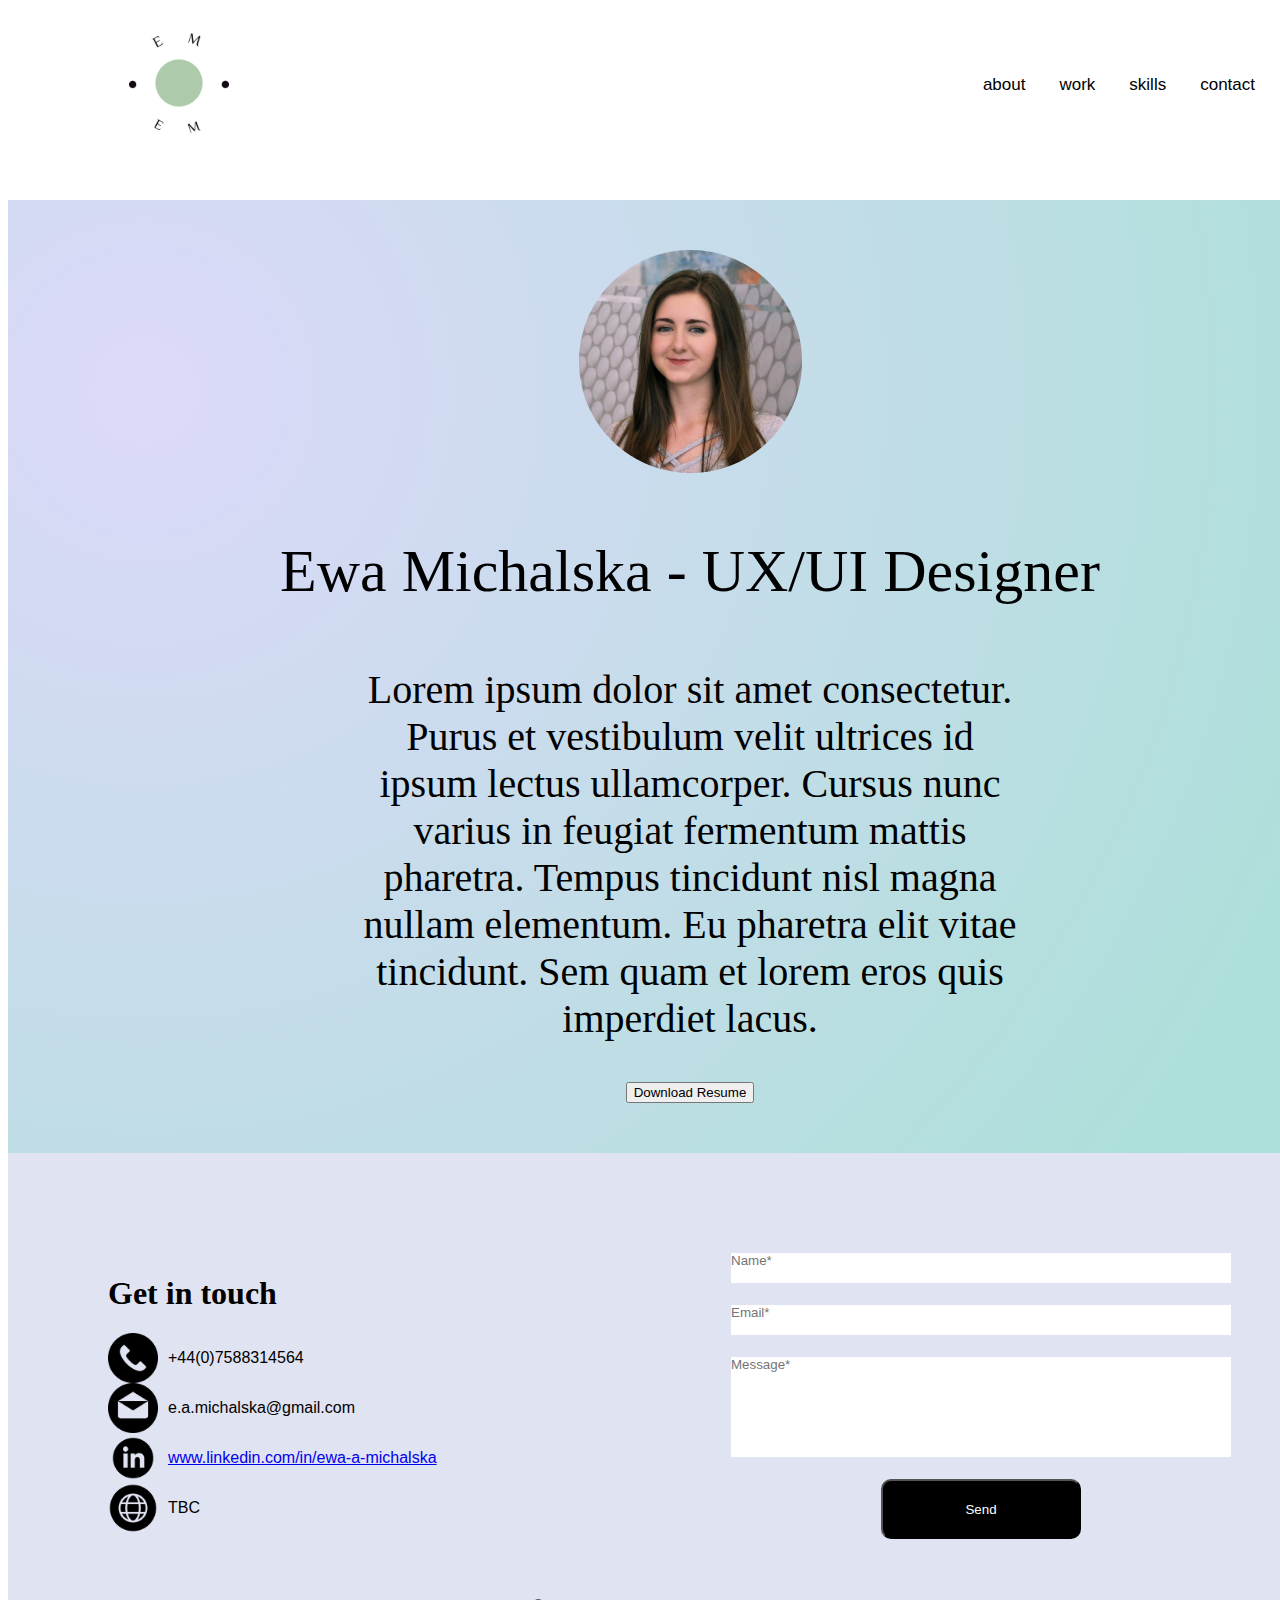
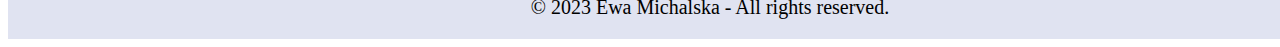
<file: index.html>
<!DOCTYPE html>
<html>
    <head>
        <link rel="stylesheet" href="style.css">
        <title></title>
    </head>
    <body>
       <header class="navigation">
    <div class="inline-block logo">
        <img src="images\em-high-resolution-logo-color-on-transparent-background.png" width="100" height="100">
    </div>
  
    <nav class="inline-block">
        <ul>
            <li><a href="index.html">about</a></li>
            <li><a href="work.html">work</a></li>
            <li><a href="skills.html">skills</a></li>
            <li><a href="contact.html">contact</a></li>
        </ul>
    </nav>
</header>
     </nav>

     <section class="heroimg">
           
         <img src="images\me.png">
          <p class="my-name">
            Ewa Michalska - UX/UI Designer</p>
            <p class="text">Lorem ipsum dolor sit amet consectetur. Purus et vestibulum velit ultrices id ipsum lectus ullamcorper. Cursus nunc varius in feugiat fermentum mattis pharetra. Tempus tincidunt nisl magna nullam elementum. Eu pharetra elit vitae tincidunt. Sem quam et lorem eros quis imperdiet lacus.
          </p>
           <button>Download Resume</button>
      </section>
      <footer>
           <div class="footer-content">
             
             <div class="content-section">
    <h1>Get in touch</h1>
    <div class="icons">
        <div>
            <img src="images\phone-call.png" height="50" width="50">
            <p>+44(0)7588314564</p>
        </div>
        <div>
            <img src="images\email.png" height="50" width="50">
            <p>e.a.michalska@gmail.com</p>
        </div>
        <div>
            <img src="images\pngwing.com (1).png" height="50" width="50">
           <p><a href="https://www.linkedin.com/in/ewa-a-michalska/">www.linkedin.com/in/ewa-a-michalska</a></p> </div>
        <div>
      <img src="images\website.png" height="50" width="50">
         <p>TBC</p> </div>   
        
    </div>
</div>

             <div class="content-section">
             <div class="form">
                <form>
                    <textarea id="name" placeholder="Name*"></textarea><br>
                    <br>
                    <textarea id="email" placeholder="Email*"></textarea><br>
                    <br>
                    <textarea id="mess" placeholder="Message*"></textarea><br>
                    <br>
                    <input type="submit" value="Send">
                </form>
             </div>
             </div>
           </div>
                <div class="footer-bottom">
                &copy; 2023 Ewa Michalska - All rights reserved.
               </div>
      </footer>
     </body>
 </html>
</file>
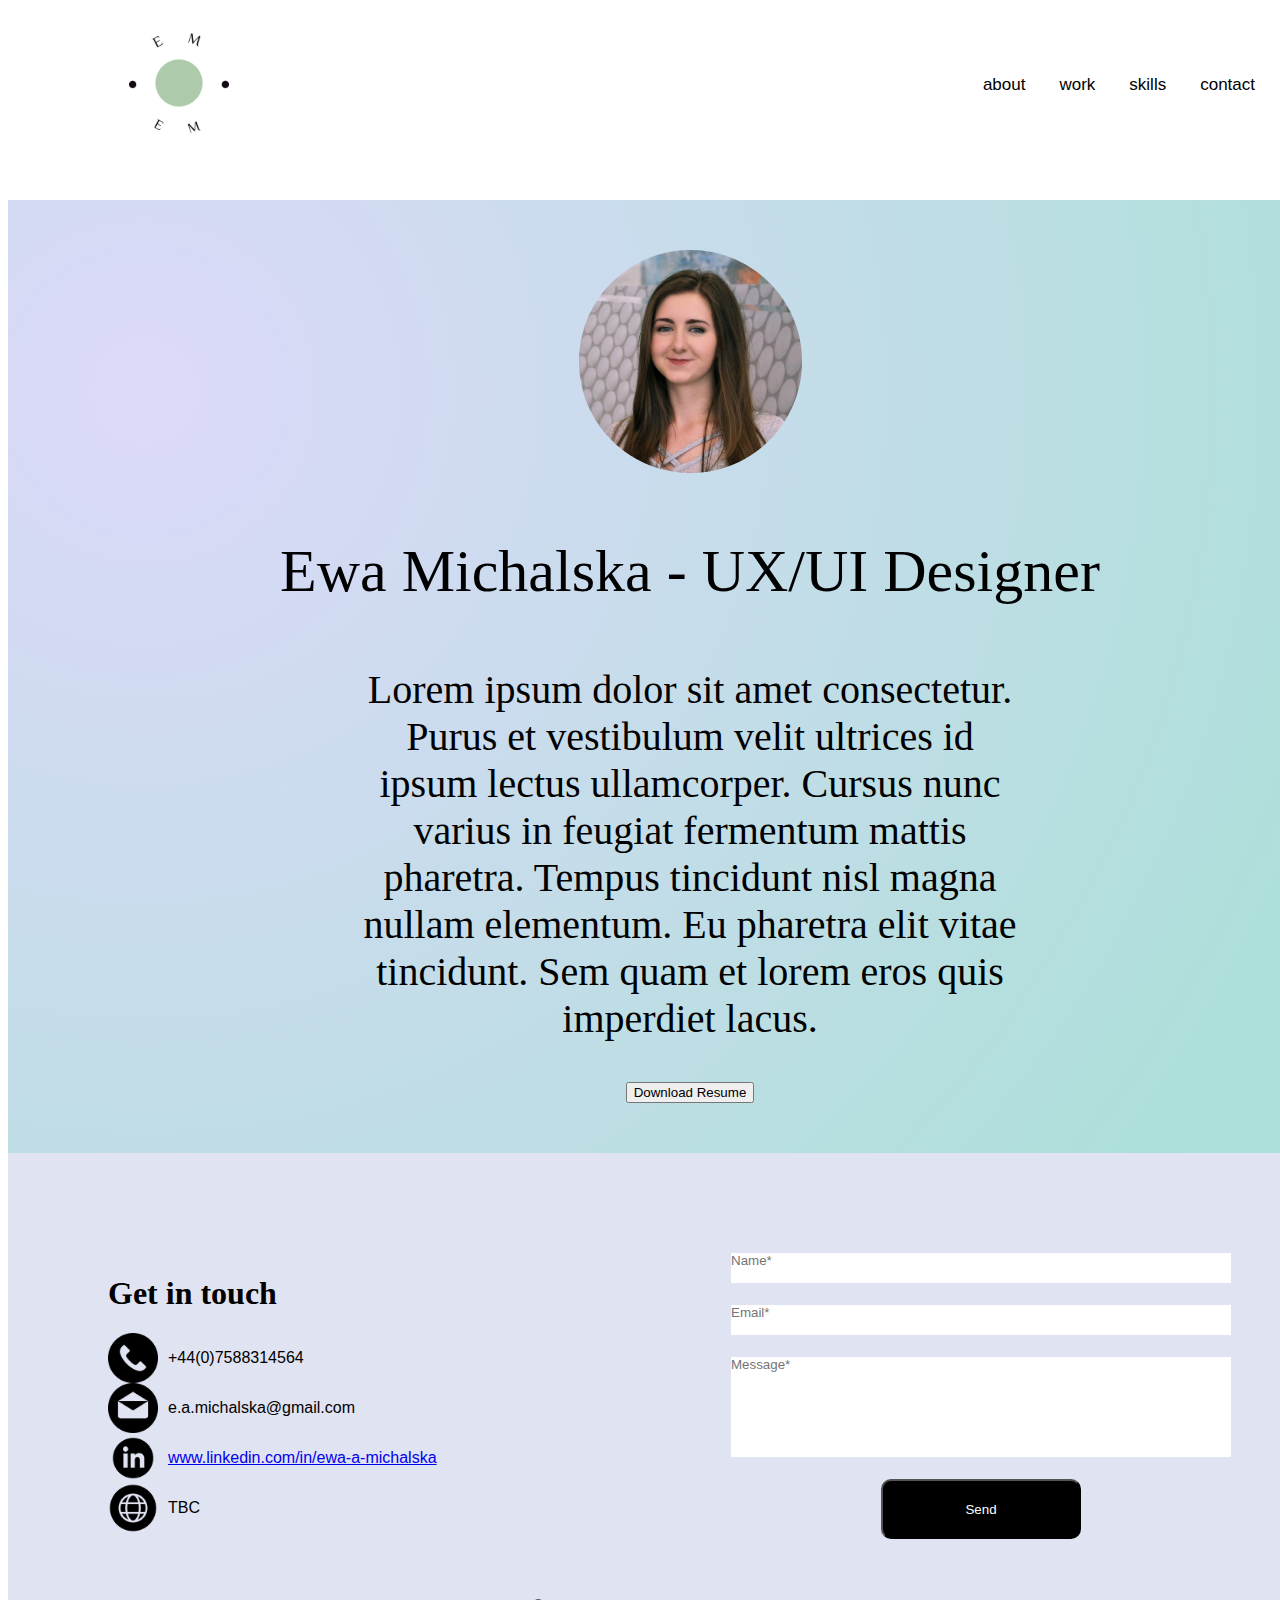
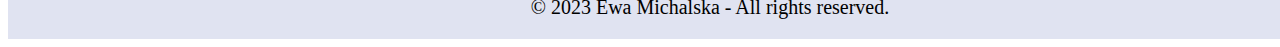
<file: about.html>
<!DOCTYPE html>
<html>
    <head>
        <link rel="stylesheet" href="style.css">
        <title></title>
    </head>
    <body>
       <header class="navigation">
    <div class="inline-block logo">
        <img src="images\em-high-resolution-logo-color-on-transparent-background.png" width="100" height="100">
    </div>
  
    <nav class="inline-block">
        <ul>
            <li><a href="about.html">about</a></li>
            <li><a href="work.html">work</a></li>
            <li><a href="skills.html">skills</a></li>
            <li><a href="contact.html">contact</a></li>
        </ul>
    </nav>
</header>
     </nav>

     <section class="heroimg">
           
         <img src="images\me.png">
          <p class="my-name">
            Ewa Michalska - UX/UI Designer</p>
            <p class="text">Lorem ipsum dolor sit amet consectetur. Purus et vestibulum velit ultrices id ipsum lectus ullamcorper. Cursus nunc varius in feugiat fermentum mattis pharetra. Tempus tincidunt nisl magna nullam elementum. Eu pharetra elit vitae tincidunt. Sem quam et lorem eros quis imperdiet lacus.
          </p>
           <button>Download Resume</button>
      </section>
      <footer>
           <div class="footer-content">
             
             <div class="content-section">
    <h1>Get in touch</h1>
    <div class="icons">
        <div>
            <img src="images\phone-call.png" height="50" width="50">
            <p>+44(0)7588314564</p>
        </div>
        <div>
            <img src="images\email.png" height="50" width="50">
            <p>e.a.michalska@gmail.com</p>
        </div>
        <div>
            <img src="images\pngwing.com (1).png" height="50" width="50">
           <p><a href="https://www.linkedin.com/in/ewa-a-michalska/">www.linkedin.com/in/ewa-a-michalska</a></p> </div>
        <div>
      <img src="images\website.png" height="50" width="50">
         <p>TBC</p> </div>   
        
    </div>
</div>

             <div class="content-section">
             <div class="form">
                <form>
                    <textarea id="name" placeholder="Name*"></textarea><br>
                    <br>
                    <textarea id="email" placeholder="Email*"></textarea><br>
                    <br>
                    <textarea id="mess" placeholder="Message*"></textarea><br>
                    <br>
                    <input type="submit" value="Send">
                </form>
             </div>
             </div>
           </div>
                <div class="footer-bottom">
                &copy; 2023 Ewa Michalska - All rights reserved.
               </div>
      </footer>
     </body>
 </html>
</file>
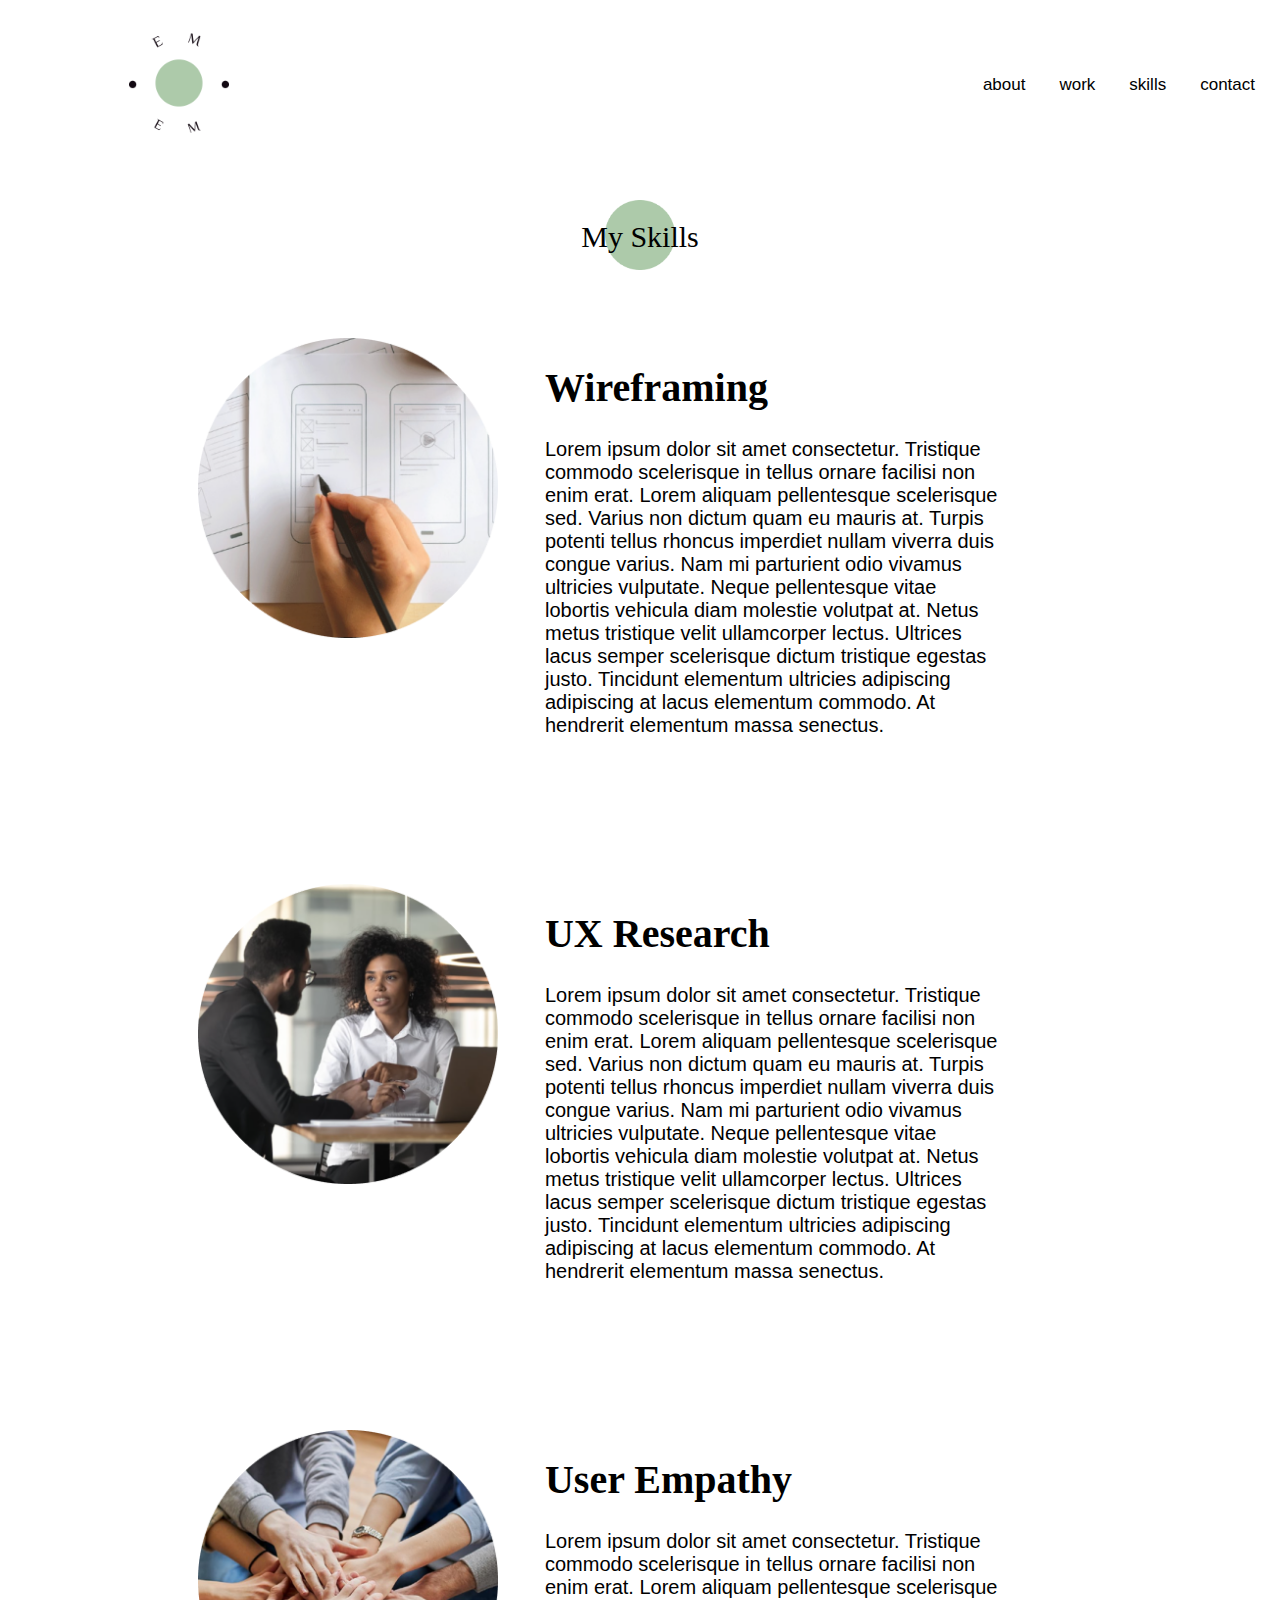
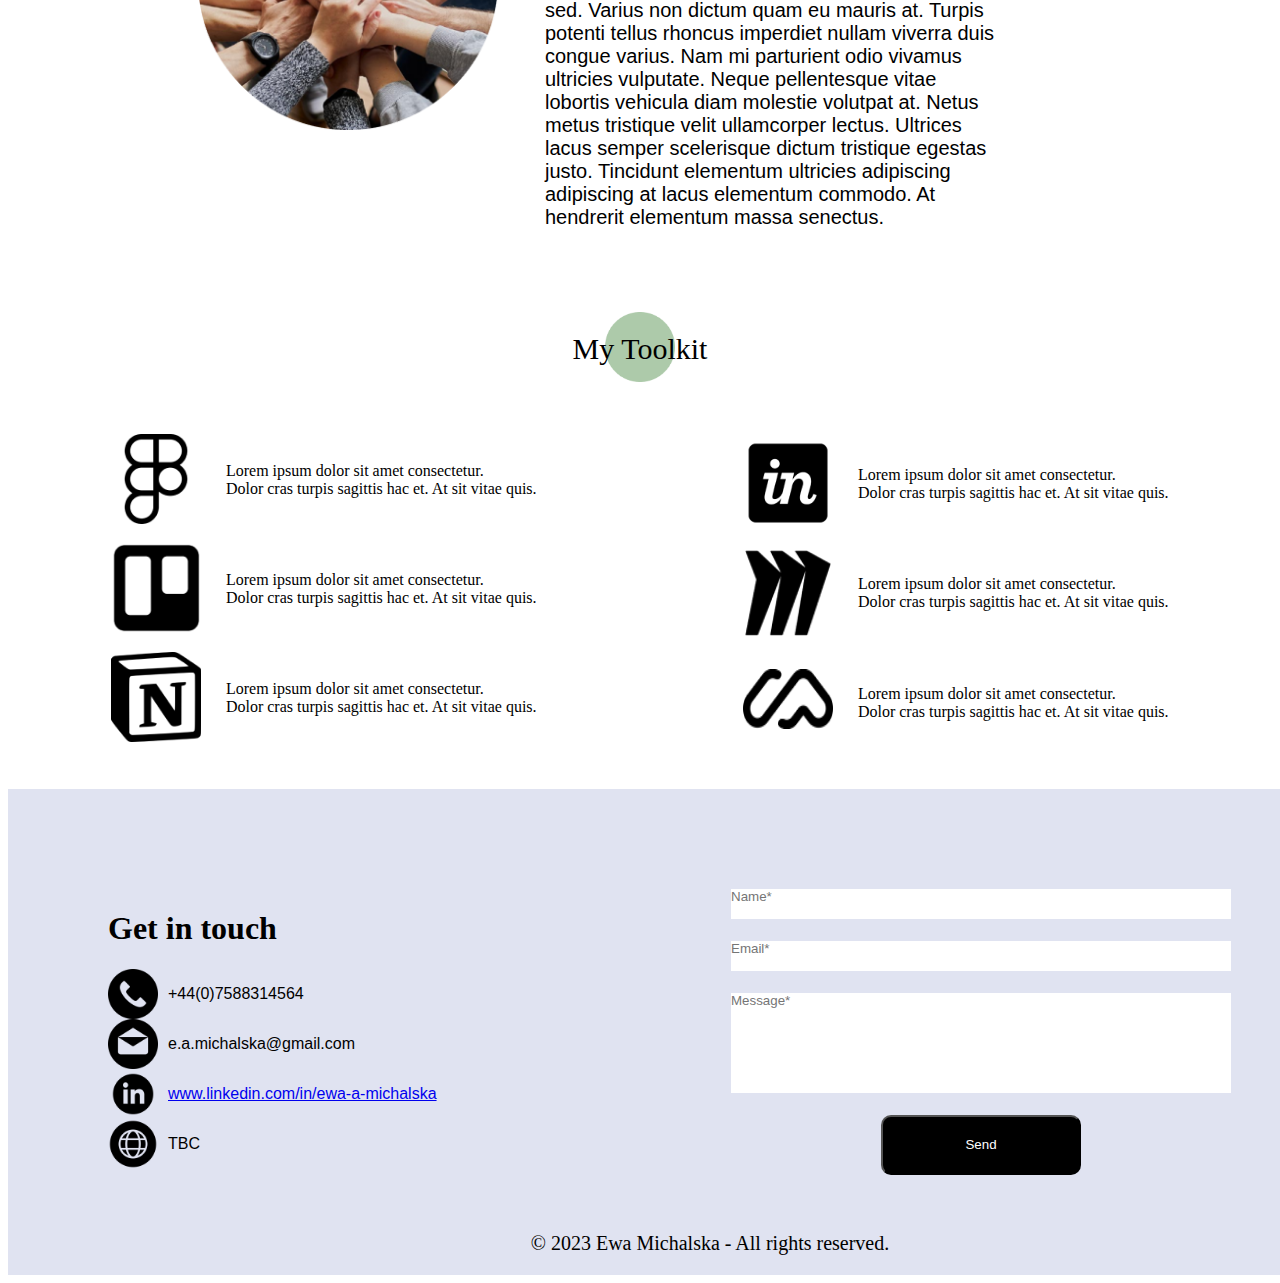
<file: skills.html>
<!DOCTYPE html>
<html>
 <head>
 <link rel="stylesheet" href="style.css">
 </head>

 <body>
       <header class="navigation">
    <div class="inline-block logo">
        <img src="images\em-high-resolution-logo-color-on-transparent-background.png" width="100" height="100">
    </div>
  
    <nav class="inline-block">
        <ul>
            <li><a href="index.html">about</a></li>
            <li><a href="work.html">work</a></li>
            <li><a href="skills.html">skills</a></li>
            <li><a href="contact.html">contact</a></li>
        </ul>
    </nav>
       </header>
       <div class="head-cont">
        <img src="images\Ellipse 6.png" width="70" height="70">
        <div class="centered">My Skills</div>
     </div> 

  <div class="skill-container">
  <img class="skill-photo" src="images\Mask group - wireframing.png" width="300"; height="300">
    <div class="skill-info">
        <h1>Wireframing</h1>
        <p>Lorem ipsum dolor sit amet consectetur. Tristique commodo scelerisque in tellus ornare facilisi non enim erat. Lorem aliquam pellentesque scelerisque sed. Varius non dictum quam eu mauris at. Turpis potenti tellus rhoncus imperdiet nullam viverra duis congue varius. Nam mi parturient odio vivamus ultricies vulputate. Neque pellentesque vitae lobortis vehicula diam molestie volutpat at. Netus metus tristique velit ullamcorper lectus. Ultrices lacus semper scelerisque dictum tristique egestas justo. Tincidunt elementum ultricies adipiscing adipiscing at lacus elementum commodo. At hendrerit elementum massa senectus.
        </p>
    </div>
    </div>

    <div class="skill-container">
        <img class="skill-photo" src="images\Mask group - research.png" width="300"; height="300">
          <div class="skill-info">
              <h1>UX Research</h1>
              <p>Lorem ipsum dolor sit amet consectetur. Tristique commodo scelerisque in tellus ornare facilisi non enim erat. Lorem aliquam pellentesque scelerisque sed. Varius non dictum quam eu mauris at. Turpis potenti tellus rhoncus imperdiet nullam viverra duis congue varius. Nam mi parturient odio vivamus ultricies vulputate. Neque pellentesque vitae lobortis vehicula diam molestie volutpat at. Netus metus tristique velit ullamcorper lectus. Ultrices lacus semper scelerisque dictum tristique egestas justo. Tincidunt elementum ultricies adipiscing adipiscing at lacus elementum commodo. At hendrerit elementum massa senectus.
              </p>
          </div>
          </div>

          <div class="skill-container">
            <img class="skill-photo" src="images\Mask group - empathy.png" width="300"; height="300">
              <div class="skill-info">
                  <h1>User Empathy</h1>
                  <p>Lorem ipsum dolor sit amet consectetur. Tristique commodo scelerisque in tellus ornare facilisi non enim erat. Lorem aliquam pellentesque scelerisque sed. Varius non dictum quam eu mauris at. Turpis potenti tellus rhoncus imperdiet nullam viverra duis congue varius. Nam mi parturient odio vivamus ultricies vulputate. Neque pellentesque vitae lobortis vehicula diam molestie volutpat at. Netus metus tristique velit ullamcorper lectus. Ultrices lacus semper scelerisque dictum tristique egestas justo. Tincidunt elementum ultricies adipiscing adipiscing at lacus elementum commodo. At hendrerit elementum massa senectus.
                  </p>
              </div>
              </div>
              <div class="head-cont">
                <img src="images\Ellipse 6.png" width="70" height="70">
                <div class="centered">My Toolkit</div>
             </div> 
             
             <div class="tools-section">
                <div class="tools-left">
                    <div class="tool-area">
                       <img src="images\figma.png" height="90" width="90">
                       <p>Lorem ipsum dolor sit amet consectetur.<br>
                         Dolor cras turpis sagittis hac et. At sit vitae quis.</p>
                    </div>
                    <div class="tool-area">
                       <img src="images\trello.png"height="90" width="90">
                       <p>Lorem ipsum dolor sit amet consectetur.<br>
                        Dolor cras turpis sagittis hac et. At sit vitae quis.</p>
                    </div>
                    <div class="tool-area">
                       <img src="images\notion.png" height="90" width="90">
                       <p>Lorem ipsum dolor sit amet consectetur.<br>
                         Dolor cras turpis sagittis hac et. At sit vitae quis.</p>
                    </div>
                </div>
                <div class="tools-right">
                   <div class="tool-area">
                      <img src="images\invision.png" height="90" width="90">
                      <p>Lorem ipsum dolor sit amet consectetur.<br>
                         Dolor cras turpis sagittis hac et. At sit vitae quis.</p>
                   </div>
                   <div class="tool-area">
                      <img src="images\miro.png" height="90" width="90" style="padding-top: 0.2%;">
                      <p>Lorem ipsum dolor sit amet consectetur.<br>
                         Dolor cras turpis sagittis hac et. At sit vitae quis.</p>
                   </div>
                   <div class="tool-area">
                      <img class="maze" src="images\maze.png" height="60" width="90" style="padding-top: 2%;">
                      <p>Lorem ipsum dolor sit amet consectetur. <br>
                         Dolor cras turpis sagittis hac et. At sit vitae quis.</p>
                   </div>
               </div>
           </div>

   
            <footer>
                <div class="footer-content">
                  <div class="content-section">
         <h1>Get in touch</h1>
         <div class="icons">
             <div>
                 <img src="images\phone-call.png" height="50" width="50">
                 <p>+44(0)7588314564</p>
             </div>
             <div>
                 <img src="images\email.png" height="50" width="50">
                 <p>e.a.michalska@gmail.com</p>
             </div>
             <div>
                 <img src="images\pngwing.com (1).png" height="50" width="50">
                <p><a href="https://www.linkedin.com/in/ewa-a-michalska/">www.linkedin.com/in/ewa-a-michalska</a></p> </div>
             <div>
           <img src="images\website.png" height="50" width="50">
              <p>TBC</p> </div>   
             
         </div>
     </div>
     
                  <div class="content-section">
                  <div class="form">
                    <form>
                        <textarea id="name" placeholder="Name*"></textarea><br>
                        <br>
                        <textarea id="email" placeholder="Email*"></textarea><br>
                        <br>
                        <textarea id="mess" placeholder="Message*"></textarea><br>
                        <br>
                        <input type="submit" value="Send">
                    </form>
                  </div>
                  </div>
                </div>
                     <div class="footer-bottom">
                     &copy; 2023 Ewa Michalska - All rights reserved.
                    </div>
           </footer>
 </body>
 </html>
</file>
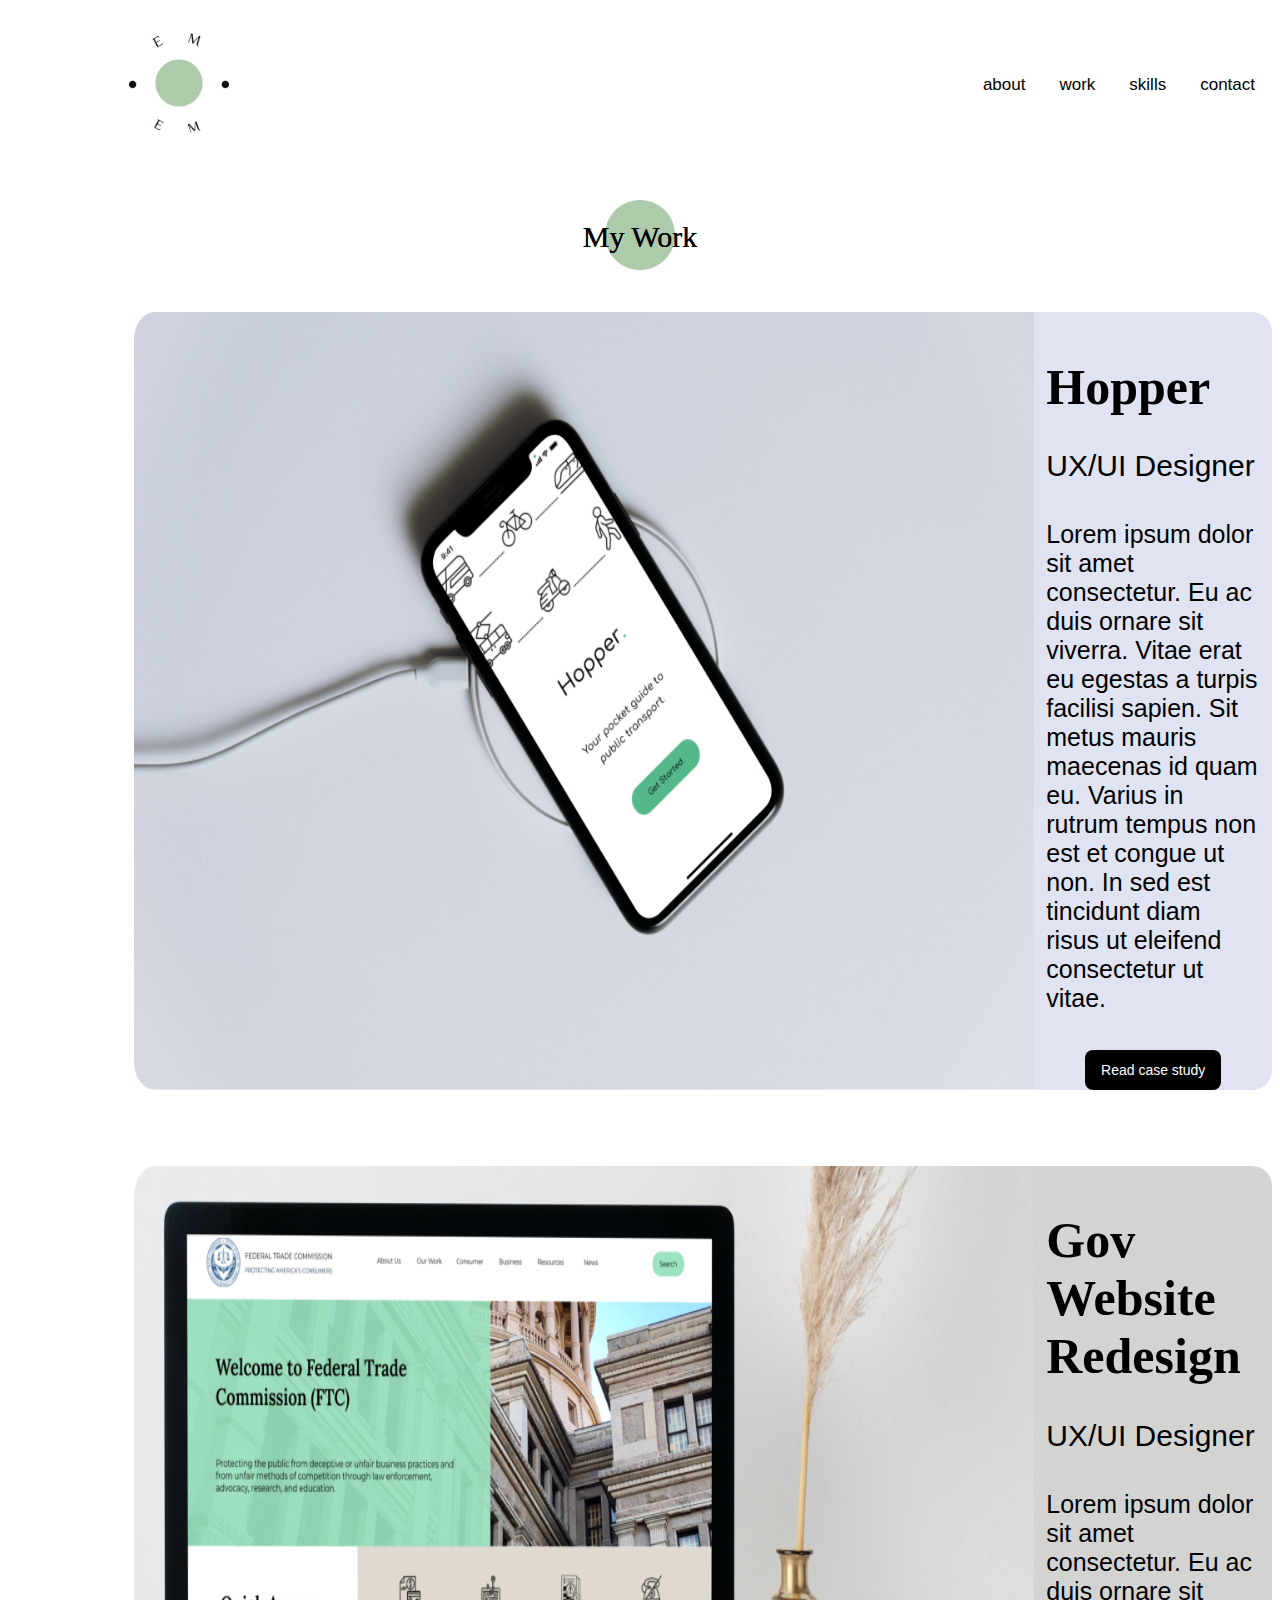
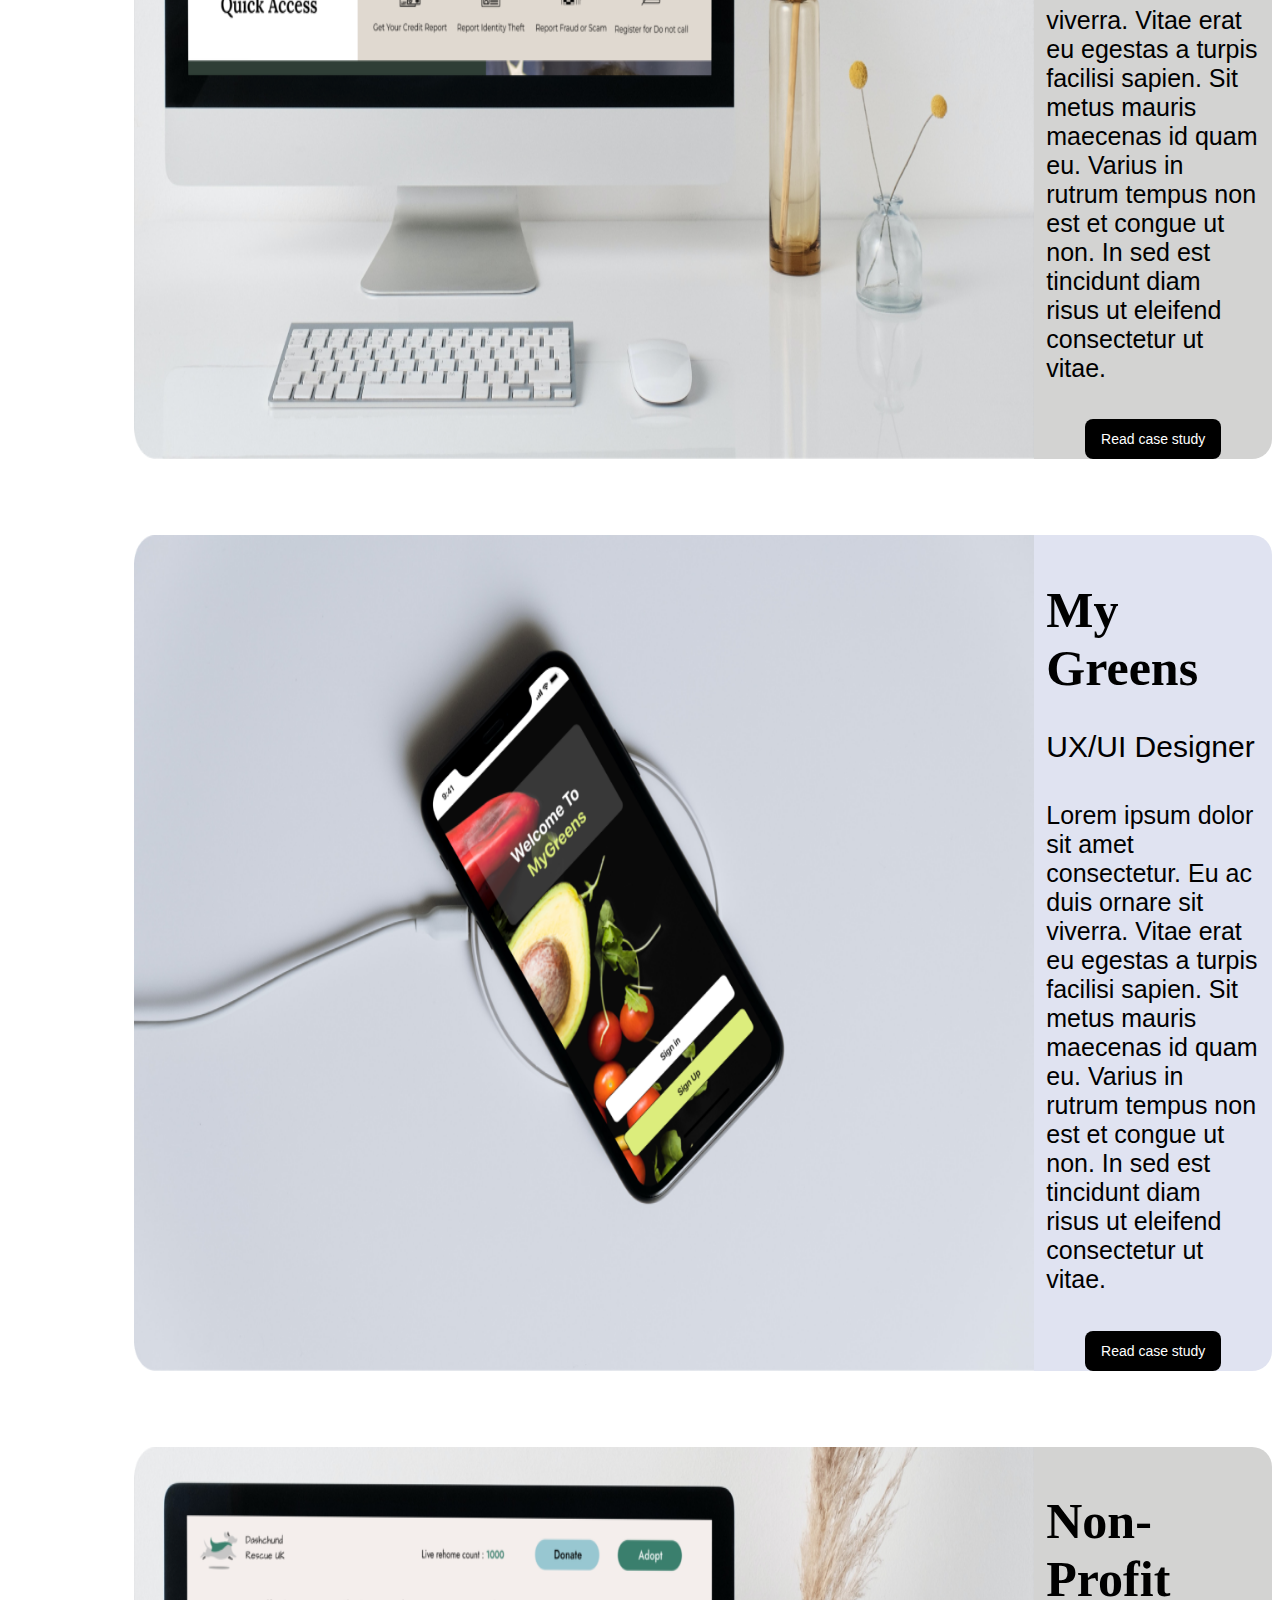
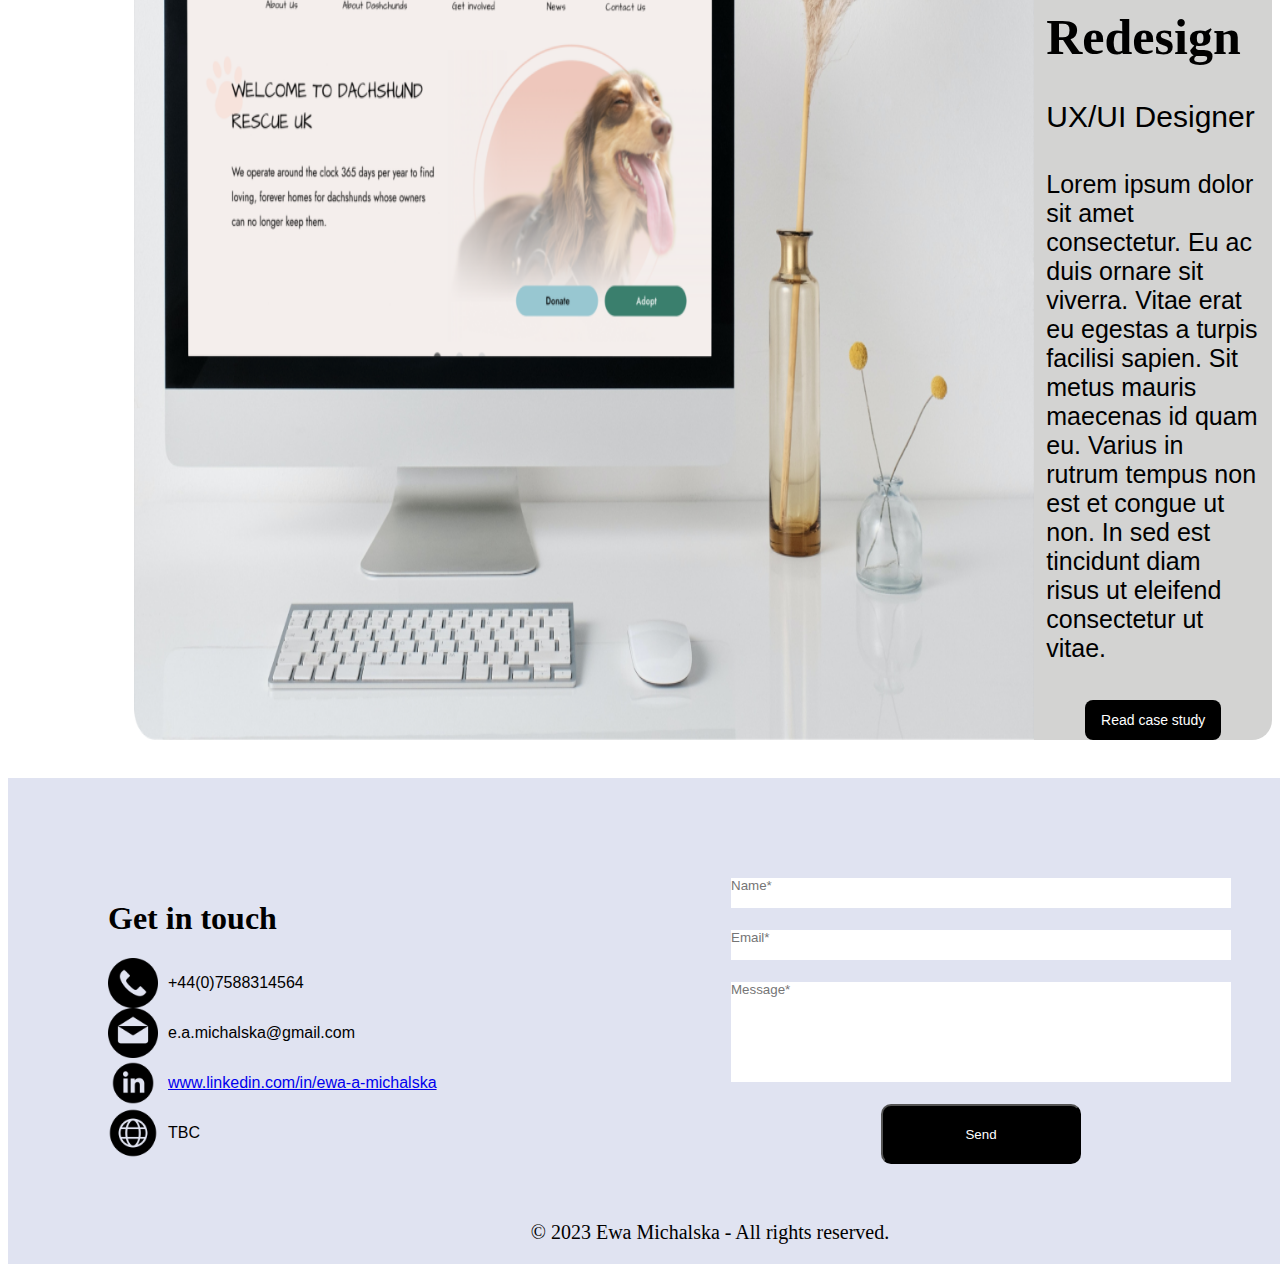
<file: work.html>
<!DOCTYPE html>
<html>
    <head>
        <link rel="stylesheet" href="style.css">
        
    </head>
    <body>
       <header class="navigation">
    <div class="inline-block logo">
        <img src="images\em-high-resolution-logo-color-on-transparent-background.png" width="100" height="100">
    </div>
  
    <nav class="inline-block">
        <ul>
            <li><a href="index.html">about</a></li>
            <li><a href="work.html">work</a></li>
            <li><a href="skills.html">skills</a></li>
            <li><a href="contact.html">contact</a></li>
        </ul>
    </nav>
       </header>
<div class="head-cont">
    <img src="images\Ellipse 6.png" width="70" height="70">
    <div class="centered">My Work</div>
    <div class="centered">My Work</div>
 </div> 
 
 
      <div class="project-tile">
        <img class="resize" src="images\hopper mockup - mobile.png">
            <div class="info-container-1">
          <h1>Hopper</h1>
          <h2>UX/UI Designer</h2>
          <p> Lorem ipsum dolor sit amet consectetur. Eu ac duis ornare sit viverra. Vitae erat eu egestas a turpis facilisi sapien. Sit metus mauris maecenas id quam eu. Varius in rutrum tempus non est et congue ut non. In sed est tincidunt diam risus ut eleifend consectetur ut vitae. </p>
          <button class="button-1" role="button">Read case study</a></button>
          </div>
      </div>
      
      <div class="project-tile">
        <img class="resize" src="images\ftc mockup - desktop.png">
            <div class="info-container-2">
          <h1>Gov Website Redesign</h1>
          <h2>UX/UI Designer</h2>
          <p> Lorem ipsum dolor sit amet consectetur. Eu ac duis ornare sit viverra. Vitae erat eu egestas a turpis facilisi sapien. Sit metus mauris maecenas id quam eu. Varius in rutrum tempus non est et congue ut non. In sed est tincidunt diam risus ut eleifend consectetur ut vitae. </p>
          <button class="button-1" role="button">Read case study</a></button>
          </div>
      </div>


      <div class="project-tile">
        <img class="resize" src="images\my greens mockup - mobile.png">
            <div class="info-container-1">
          <h1>My Greens</h1>
          <h2>UX/UI Designer</h2>
          <p> Lorem ipsum dolor sit amet consectetur. Eu ac duis ornare sit viverra. Vitae erat eu egestas a turpis facilisi sapien. Sit metus mauris maecenas id quam eu. Varius in rutrum tempus non est et congue ut non. In sed est tincidunt diam risus ut eleifend consectetur ut vitae. </p>
          <button class="button-1" role="button">Read case study</a></button>
          </div> 
      </div>
     

      <div class="project-tile">
        <img class="resize" src="images\dachshund mockup desktop.png">
            <div class="info-container-2">
          <h1>Non-Profit Redesign</h1>
          <h2>UX/UI Designer</h2>
          <p> Lorem ipsum dolor sit amet consectetur. Eu ac duis ornare sit viverra. Vitae erat eu egestas a turpis facilisi sapien. Sit metus mauris maecenas id quam eu. Varius in rutrum tempus non est et congue ut non. In sed est tincidunt diam risus ut eleifend consectetur ut vitae. </p>
          <button class="button-1" role="button">Read case study</a></button>
          </div>
      </div>

      <footer>
           <div class="footer-content">
             <div class="content-section">
    <h1>Get in touch</h1>
    <div class="icons">
        <div>
            <img src="images\phone-call.png" height="50" width="50">
            <p>+44(0)7588314564</p>
        </div>
        <div>
            <img src="images\email.png" height="50" width="50">
            <p>e.a.michalska@gmail.com</p>
        </div>
        <div>
            <img src="images\pngwing.com (1).png" height="50" width="50">
           <p><a href="https://www.linkedin.com/in/ewa-a-michalska/">www.linkedin.com/in/ewa-a-michalska</a></p> </div>
        <div>
      <img src="images\website.png" height="50" width="50">
         <p>TBC</p> </div>   
        
    </div>
</div>

             <div class="content-section">
             <div class="form">
                <form>
                    <textarea id="name" placeholder="Name*"></textarea><br>
                    <br>
                    <textarea id="email" placeholder="Email*"></textarea><br>
                    <br>
                    <textarea id="mess" placeholder="Message*"></textarea><br>
                    <br>
                    <input type="submit" value="Send">
                </form>
             </div>
             </div>
           </div>
                <div class="footer-bottom">
                &copy; 2023 Ewa Michalska - All rights reserved.
               </div>
      </footer>
     </body>
 </html>
</file>
<file: style.css>
/* BODY */

body {display:flex;
    flex-direction: column;
    }
    
    /* HEADER */
    
    .navigation {
        background-color: white;
        display: flex;
        align-items: center;
        justify-content: space-between;
        height: auto;
        width: 100%;
        padding-bottom: 3%;
    }
    
    .inline-block {
        display: inline-block;
        vertical-align: top;
    }
    
    .logo {
        width: 23%;
        padding: 2%;
        text-align: center;
    }
    
    nav ul {
        padding: 0;
        margin: 0;
        list-style: none;
        display: flex;
        justify-content: flex-end;
    }
    
    nav li {
        padding: 10px;
        padding-left: 10%;
        padding-right: 10%;
    }
    
    nav a {
        text-decoration: none;
        font-family: "Arial";
        color: black;
        font-size: 17px;
        position:relative;
        
        
    }
    
   
     nav a::after {
    content: '';
    width: 0;
    height: 3px;
    background: #ADCAAA;
    position:absolute;
    left:0;
    bottom:-10px;
    transition: 0.5s;
   }

   nav a:hover::after {
    width: 100%;
   }

    /* HERO IMAGE */
    
    .heroimg {
        background: radial-gradient(circle at 10% 20%, rgb(220, 217, 249) 0%, rgb(172, 224, 217) 89.8%);
     width:100%;
     height:auto;
     text-align: center;
     padding:50px;
    }
    
        
    .my-name {font-size: 60px;}
    
    .text {font-size: 40px;
    padding-left: 300px;
    padding-right:300px;
    text-align: center;}
    
    


    /* WORK SECTION */

 .head-cont {
     position: relative;
     text-align: center;
      }

      .head-cont .centered {
         position: absolute;
         top: 50%;
         left: 50%;
         font-size: 30px;
         transform: translate(-50%, -50%);
          }
  
 .project-tile {flex:1;
     display:flex;
     padding-bottom: 3%;
     padding-top:3%;
     }

     .project-tile .info-container-1 {background-color: #E0E3F1;
         flex-direction: column;
         width:700px;
         height: auto;
         border-radius: 0 20px 20px 0;
         text-align: center;
         }

              .project-tile .info-container-1 h1 {
                  font-family: "Philosopher";
                    font-size: 50px;
                  text-align: left;
                  padding-left: 5%;
                  padding-top: 5%;}

               .project-tile .info-container-1 h2 {font-family: "Arial"; 
                  font-size: 30px;
                  text-align: left;
                  padding-left: 5%;
                  padding-bottom: 5%;
                  font-weight: lighter;}

             .project-tile .info-container-1 p {
                  font-family: "Arial";
                  font-size: 25px;
                  width: auto;
                  text-align: left;
                 padding-left:5%;
                 padding-bottom: 5%;
                 padding-right: 5%;
                 }

     .project-tile .info-container-2 {background-color: #D3D3D2;
         flex-direction: column;
         width:700px;
         height: auto;
         border-radius: 0 20px 20px 0;
         text-align: center;
         }
           
         .project-tile .info-container-2 h1 {
             font-family: "Philosopher";
             font-size: 50px;
             text-align: left;
             padding-left: 5%;
             padding-top: 5%;}
           
         .project-tile .info-container-2 h2 {font-family: "Arial"; 
             font-size: 30px;
             text-align: left;
             padding-left: 5%;
             padding-bottom: 5%;
             font-weight: lighter;}
           
         .project-tile .info-container-2 p {
             font-family: "Arial";
             font-size: 25px;
             width: auto;
             text-align: left;
             padding-left:5%;
             padding-bottom: 5%;
             padding-right: 5%;
             }
 
  .resize {width:900px;
   height: auto;
    padding-left:10%;}


  .button-1 {
  background-color: #000000;
  border-radius: 8px;
  border-style: none;
  box-sizing: border-box;
  color: #FFFFFF;
  cursor: pointer;
  display: inline-block;
  font-family: "Haas Grot Text R Web", "Helvetica Neue", Helvetica, Arial, sans-serif;
  font-size: 14px;
  font-weight: 500;
  height: 40px;
  line-height: 20px;
  list-style: none;
  margin: 0;
  outline: none;
  padding: 10px 16px;
  position: relative;
  text-align: center;
  text-decoration: none;
  transition: color 100ms;
  vertical-align: baseline;
  user-select: none;
  -webkit-user-select: none;
  touch-action: manipulation;
 }

 .button-1:hover,
 .button-1:focus {
  background-color: #ADCAAA;
 }

  /* SKILLS SECTION */

  .skill-container {
    background-color: white;
    flex:1;
    display:flex;
    flex-direction: row;
    padding: 1%;
    padding-left: 15%;
    padding-right: 10%;
    padding-top: 5%;
    padding-bottom: 5%;
    }
    
    .skill-container .skill-info {
        padding-left: 5%;
        padding-right: 15%;
        font-size: 20px;
       
    }
    
    .skill-info p {font-family:"Arial";}


  
  
   /* TOOLS */
  
   .tools-section {display: flex;
    flex-direction: row;
     width:auto;
    height: auto;}
    
    .tools-left {background-color: white;
     flex: 1;
     display:flex;
     flex-direction: column;
     padding-bottom:3%;
     padding-top:3%;
     justify-content: center;
     text-align: center;}
    
   .tools-right {background-color: white;
     flex:1;
     display:flex;
     flex-direction: column;
     padding-bottom:3%;
     padding-top:3%;
     justify-content: center;
     text-align: center;
    }
    
    .tools-section .tools-left .tool-area {display: flex;
    flex-direction: row;
    justify-content: center;
     padding:1.5%;}
   
    .tools-section .tools-right .tool-area {display: flex;
        flex-direction: row;
        justify-content: center;
    padding:1.5%;}

    .tools-section .tools-right .tool-area p {color: black;
    text-align: left;
    padding-left: 4%;
    padding-top:2%;}

.tools-section .tools-left .tool-area p {color: black;
    text-align: left;
padding-left: 4%;
 padding-top:2%;}

 

    /* FOOTER */
    
    footer {background-color: #E0E3F1;
    margin-top:auto;
    position:relative;
    height: fit-content;
    padding:50px;
    width: 100%;}
    
    .footer-content {background-color: #E0E3F1;
    display:flex;
    text-align: center;
    height: fit-content;
    padding:50px;}
    
    .content-section {
      flex: 1;
    flex-direction: column;
      justify-content: center;
      align-items: center;
    }
    
    .footer-bottom { background: #E0E3F1;
        color: black;
        height: auto;
        width: 100%;
        text-align: center;
        position:absolute;
        bottom: 0px;
        left: 0px;
        padding: 20px;
        font-size: 20px;
        }
    
    
    
    
    .form textarea{
      width: 500px;
      resize: none;
      border: none;
      font-family: "Arial";
      outline: none;
      padding: 0%;
      
    }

    #mess{
      height: 100px;
    }

     input {
        background-color: black;
        color: white;
        border-radius: 10px;
        width: 200px;
        height: 60px;
        font-weight: Arial;
     }



    .icons {
        display: flex;
        flex-direction: column;
        align-items: start;
    }
    
    .icons div {
        display: flex;
        align-items: start;
        margin-right: 20px;
      flex-direction: row;
    }
    
    .icons img {
        height: 50px;
        width: 50px;
        margin-right: 10px;
    }
    
    .icons p {
        font-family: "Lorem Ipsum", sans-serif;
    }
    
    h1 {text-align: left; }
    

    @media only screen and (max-width:600) {
        body {
            display: flex;
            flex-direction: column;
          }
        
          .navigation {
            background-color: white;
            display: flex;
            align-items: center;
            justify-content: space-between;
            height: auto;
            width: 100%;
            padding-bottom: 3%;
          }
        
          .inline-block {
            display: inline-block;
            vertical-align: top;
          }
        
          .logo {
            width: 100%;
            padding: 2%;
            text-align: center;
          }
        
          nav ul {
            padding: 0;
            margin: 0;
            list-style: none;
            display: flex;
            justify-content: flex-end;
          }
        
          nav li {
            padding: 10px;
            padding-left: 10%;
            padding-right: 10%;
          }
        
          nav a {
            text-decoration: none;
            font-family: "Arial";
            color: black;
            font-size: 17px;
            position: relative;
          }
        
          nav a::after {
            content: "";
            width: 0;
            height: 3px;
            background: #adcaaa;
            position: absolute;
            left: 0;
            bottom: -10px;
            transition: 0.5s;
          }
        
          nav a:hover::after {
            width: 100%;
          }
        
          .heroimg {
            background: radial-gradient(
                circle at 10% 20%,
                rgb(220, 217, 249) 0%,
                rgb(172, 224, 217) 89.8%
              );
            width: 100%;
            height: auto;
            text-align: center;
            padding: 50px;
          }
        
          .my-name {
            font-size: 60px;
          }
        
          .text {
            font-size: 40px;
            padding-left: 5%;
            padding-right: 5%;
            text-align: center;
          }
        
          .head-cont {
            position: relative;
            text-align: center;
          }
        
          .head-cont .centered {
            position: absolute;
            top: 50%;
            left: 50%;
            font-size: 30px;
            transform: translate(-50%, -50%);
          }
        
          .project-tile {
            flex: 1;
            display: flex;
            padding-bottom: 3%;
            padding-top: 3%;
            flex-direction: column;
          }
        
          .project-tile .info-container-1,
          .project-tile .info-container-2 {
            background-color: #e0e3f1;
            flex-direction: column;
            width: 100%;
            height: auto;
            border-radius: 0 20px 20px 0;
            text-align: center;
          }
        
          .project-tile .info-container-1 h1,
          .project-tile .info-container-2 h1 {
            font-family: "Philosopher";
            font-size: 50px;
            text-align: left;
            padding-left: 5%;
            padding-top: 5%;
          }
        
          .project-tile .info-container-1 h2,
          .project-tile .info-container-2 h2 {
            font-family: "Arial";
            font-size: 30px;
            text-align: left;
            padding-left: 5%;
            padding-bottom: 5%;
            font-weight: lighter;
          }
        
          .project-tile .info-container-1 p,
          .project-tile .info-container-2 p {
            font-family: "Arial";
            font-size: 25px;
            width: auto;
            text-align: left;
            padding-left: 5%;
            padding-bottom: 5%;
            padding-right: 5%;
          }
        
          .resize {
            width: 100%;
            height: auto;
            padding-left: 5%;
            padding-right: 5%;
          }
        
          .button-1 {
            background-color: #000000;
            border-radius: 8px;
            border-style: none;
            box-sizing: border-box;
            color: #ffffff;
            cursor: pointer;
            display: inline-block;
            font-family: "Haas Grot Text R Web", "Helvetica Neue", Helvetica, Arial, sans-serif;
            font-size: 14px;
            font-weight: 500;
            height: 40px;
            line-height: 20px;
            list-style: none;
            margin: 0;
            outline: none;
            padding: 10px 16px;
            position: relative;
            text-align: center;
            text-decoration: none;
            transition: color 100ms;
            vertical-align: baseline;
            user-select: none;
            -webkit-user-select: none;
            touch-action: manipulation;
            width: 150px;
          }
        
          .button-1:hover,
          .button-1:focus {
            background-color: #adcaaa;
          }
        
          .skill-container {
            background-color: white;
            flex: 1;
            display: flex;
            flex-direction: column;
            padding: 1%;
            padding-left: 5%;
            padding-right: 5%;
            padding-top: 5%;
            padding-bottom: 5%;
          }
        
          .skill-container .skill-info {
            padding-left: 5%;
            padding-right: 5%;
            font-size: 20px;
          }
        
          .skill-info p {
            font-family: "Arial";
          }
        
          .tools-section {
            display: flex;
            flex-direction: column;
            width: auto;
            height: auto;
          }
        
          .tools-left {
            background-color: white;
            flex: 1;
            display: flex;
            flex-direction: column;
            padding-bottom: 3%;
            padding-top: 3%;
            justify-content: center;
            text-align: center;
          }
        
          .tools-right {
            background-color: white;
            flex: 1;
            display: flex;
            flex-direction: column;
            padding-bottom: 3%;
            padding-top: 3%;
            justify-content: center;
            text-align: center;
          }
        
          .tools-section .tools-left .tool-area {
            display: flex;
            flex-direction: column;
            justify-content: center;
            padding: 1.5%;
          }
        
          .tools-section .tools-right .tool-area {
            display: flex;
            flex-direction: column;
            justify-content: center;
            padding: 1.5%;
          }
        
          .tools-section .tools-right .tool-area p {
            color: black;
            text-align: left;
            padding-left: 4%;
            padding-top: 2%;
          }
        
          .tools-section .tools-left .tool-area p {
            color: black;
            text-align: left;
            padding-left: 4%;
            padding-top: 2%;
          }
        
          footer {
            background-color: #e0e3f1;
            margin-top: auto;
            position: relative;
            height: fit-content;
            padding: 50px;
            width: 100%;
          }
        
          .footer-content {
            background-color: #e0e3f1;
            display: flex;
            text-align: center;
            height: fit-content;
            padding: 50px;
            flex-direction: column;
          }
        
          .content-section {
            flex: 1;
            flex-direction: column;
            justify-content: center;
            align-items: center;
          }
        
          .footer-bottom {
            background: #e0e3f1;
            color: black;
            height: auto;
            width: 100%;
            text-align: center;
            position: absolute;
            bottom: 0px;
            left: 0px;
            padding: 20px;
            font-size: 20px;
          }
        
          .form textarea {
            width: 300px;
            resize: none;
            border: none;
            font-family: "Arial";
            outline: none;
            padding: 0%;
          }
        
          #mess {
            height: 100px;
          }
        
          input {
            background-color: black;
            color: white;
            border-radius: 10px;
            width: 150px;
            height: 50px;
            font-weight: Arial;
          }
        
          .icons {
            display: flex;
            flex-direction: column;
            align-items: start;
          }
        
          .icons div {
            display: flex;
            align-items: start;
            margin-right: 10px;
            flex-direction: row;
          }
        
          .icons img {
            height: 30px;
            width: 30px;
            margin-right: 10px;
          }
        
          .icons p {
            font-family: "Lorem Ipsum", sans-serif;
            font-size: 12px;
          }
        
          h1 {
            text-align: center;
          }
        }
</file>
